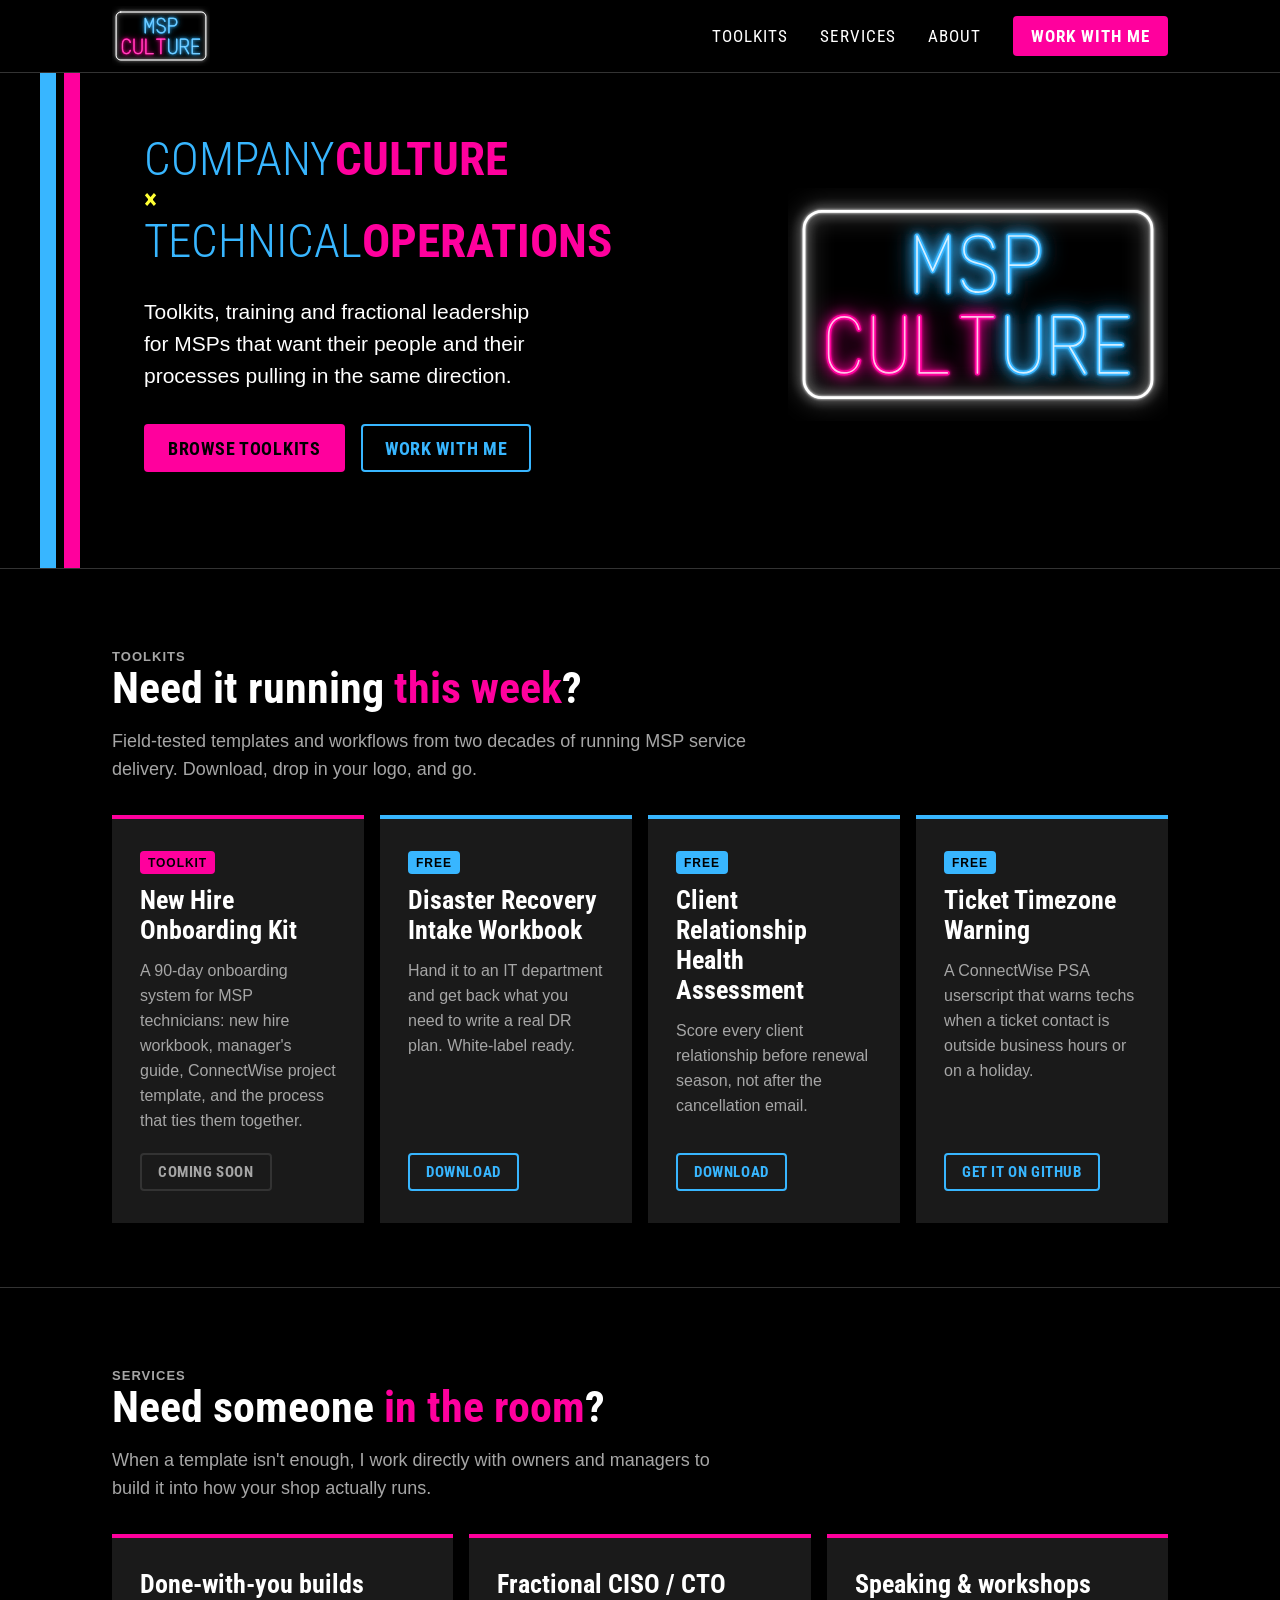
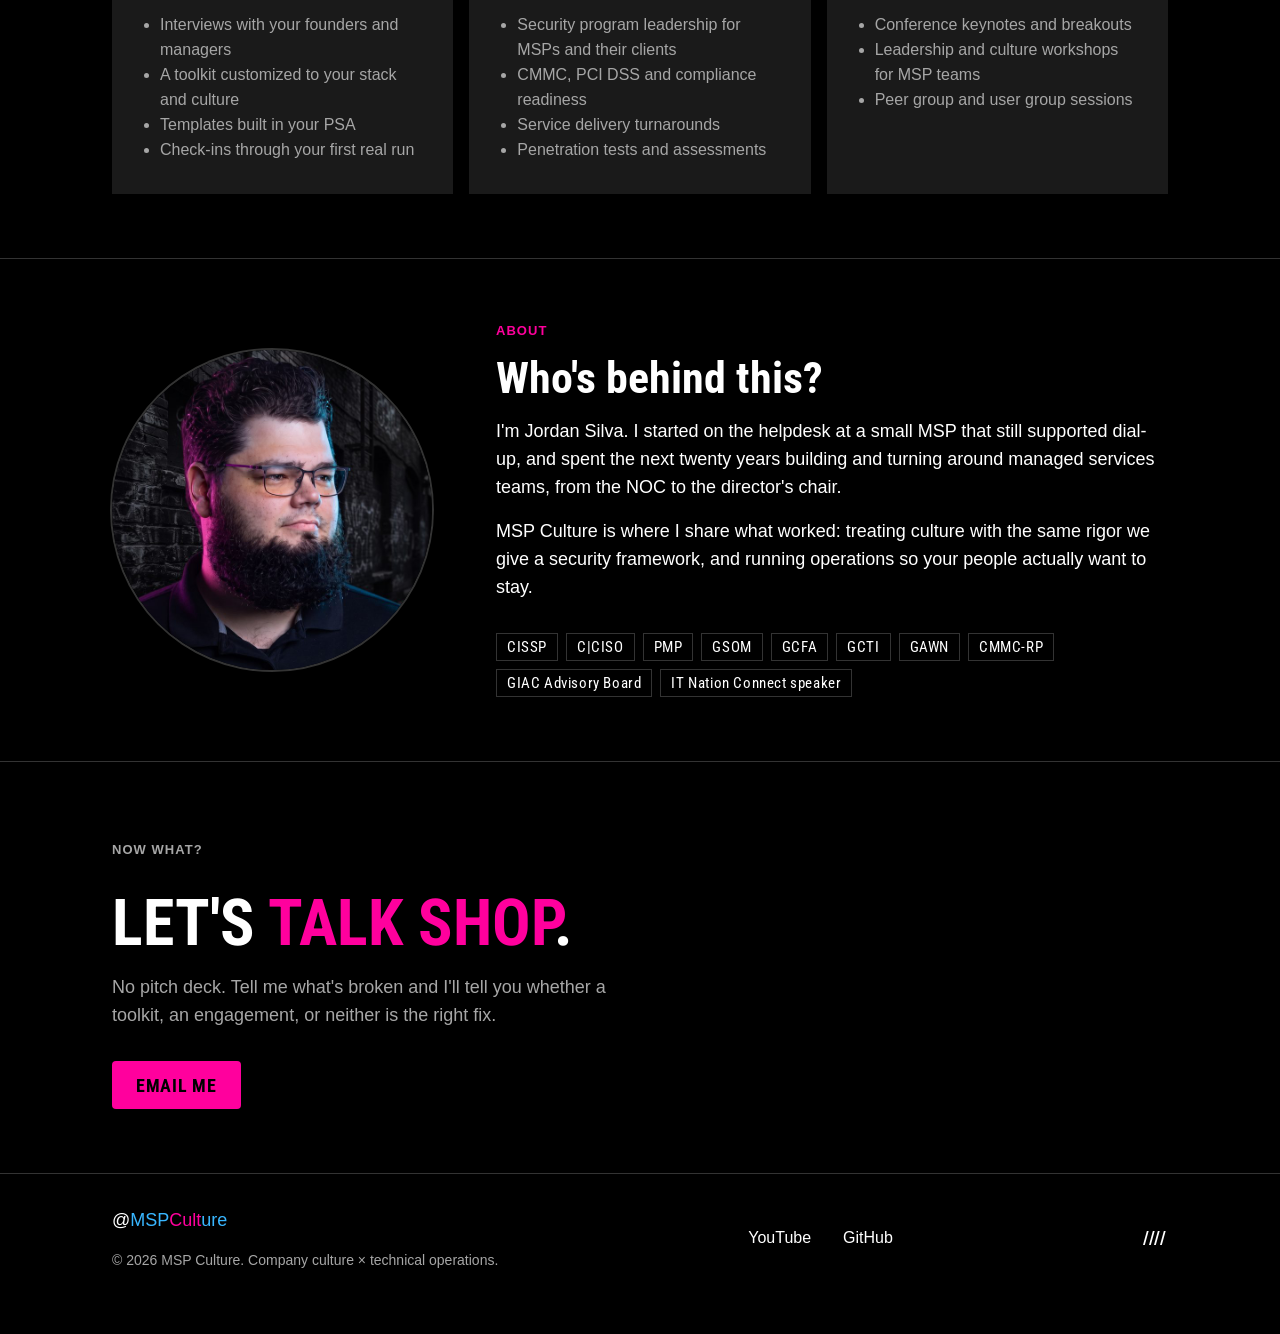
<file: index.html>
<!doctype html>
<html lang="en">
<head>
<meta charset="utf-8">
<meta name="viewport" content="width=device-width, initial-scale=1">
<title>MSP Culture</title>
<meta name="description" content="Toolkits, training and fractional leadership for MSPs. Company culture × technical operations, from Jordan Silva.">
<meta property="og:title" content="MSP Culture">
<meta property="og:description" content="Toolkits, training and fractional leadership for MSPs. Company culture × technical operations.">
<meta property="og:image" content="https://mspculture.com/assets/og-image.jpg">
<meta property="og:url" content="https://mspculture.com/">
<meta name="twitter:card" content="summary_large_image">
<link rel="icon" href="assets/avatar.svg" type="image/svg+xml">
<link rel="preconnect" href="https://fonts.googleapis.com">
<link rel="preconnect" href="https://fonts.gstatic.com" crossorigin>
<link href="https://fonts.googleapis.com/css2?family=Roboto+Condensed:wght@300;400;700&display=swap" rel="stylesheet">
<style>
:root{
  --ground:#000;--surface-raised:#1a1a1a;--hairline:#333;
  --ink:#fff;--ink-muted:#a6a6a6;
  --cyan:#38b6ff;--magenta:#ff009d;--yellow:#ffff33;--on-accent:#000;
  --font-display:"Roboto Condensed","Arial Narrow",sans-serif;
  --font-sans:Aptos,Arial,Helvetica,sans-serif;
  --s1:8px;--s2:16px;--s4:32px;--s8:64px;
  --max:1120px;
  color-scheme:dark;
}
*{box-sizing:border-box}
html{scroll-behavior:smooth}
body{margin:0;background:var(--ground);color:var(--ink);font-family:var(--font-sans);font-size:18px;line-height:28px;-webkit-font-smoothing:antialiased}
img{max-width:100%;display:block}
a{color:var(--cyan)}
a:focus-visible,button:focus-visible{outline:2px solid var(--yellow);outline-offset:3px}
.wrap{max-width:var(--max);margin:0 auto;padding:0 var(--s4)}
.label{font-family:var(--font-sans);font-size:13px;line-height:16px;font-weight:700;letter-spacing:.08em;text-transform:uppercase;color:var(--magenta);margin:0 0 var(--s2)}
h1,h2,h3{font-family:var(--font-display);margin:0}
h2{font-size:44px;line-height:1.05;font-weight:700}
h3{font-size:26px;line-height:1.15;font-weight:700}
.muted{color:var(--ink-muted)}
.em{color:var(--magenta)}

/* buttons */
.btn{display:inline-block;font-family:var(--font-display);font-weight:700;font-size:18px;letter-spacing:.04em;text-transform:uppercase;text-decoration:none;padding:14px 22px 12px;border-radius:4px;border:2px solid transparent;line-height:1}
.btn-primary{background:var(--magenta);color:var(--on-accent)}
.btn-primary:hover{background:#ff3db3}
.btn-ghost{border-color:var(--cyan);color:var(--cyan)}
.btn-ghost:hover{background:var(--cyan);color:var(--on-accent)}
.btn-sm{font-size:15px;padding:10px 16px 9px}

/* header */
header{position:sticky;top:0;z-index:10;background:rgba(0,0,0,.92);backdrop-filter:blur(6px);border-bottom:1px solid var(--hairline)}
.nav{display:flex;align-items:center;justify-content:space-between;gap:var(--s2);height:72px}
.nav-logo img{height:60px;width:auto}
.nav ul{display:flex;gap:var(--s4);list-style:none;margin:0;padding:0;align-items:center}
.nav ul a{color:var(--ink);text-decoration:none;font-family:var(--font-display);font-size:17px;letter-spacing:.06em;text-transform:uppercase}
.nav ul a:hover{color:var(--cyan)}

/* hero */
.hero{position:relative;overflow:hidden;padding:var(--s8) 0 calc(var(--s8) + var(--s4))}
.stripes{position:absolute;top:0;bottom:0;left:max(16px,calc((100vw - var(--max))/2 - 40px));width:40px;pointer-events:none}
.stripes i{position:absolute;top:0;bottom:0;width:var(--s2)}
.stripes i:first-child{left:0;background:var(--cyan)}
.stripes i:last-child{left:24px;background:var(--magenta)}
.hero-grid{display:grid;grid-template-columns:minmax(0,1fr) minmax(0,380px);gap:var(--s8);align-items:center;padding-left:var(--s8)}
.lockup{font-family:var(--font-display);text-transform:uppercase;font-size:clamp(26px,3.7vw,54px);line-height:.95;margin:0}
.lockup .l{font-weight:300;color:var(--cyan)}
.lockup .b{font-weight:700;color:var(--magenta)}
.lockup .x{display:block;color:var(--yellow);font-weight:700;font-size:.6em;line-height:1.3}
.hero p.lead{font-size:21px;line-height:32px;max-width:34ch;margin:var(--s4) 0}
.cta-row{display:flex;flex-wrap:wrap;gap:var(--s2)}
.hero-logo{width:100%;height:auto;max-width:380px;margin-left:auto}

/* sections */
section{padding:var(--s8) 0;border-top:1px solid var(--hairline)}
.sec-head{max-width:640px;margin-bottom:var(--s4)}
.sec-head p{margin:var(--s2) 0 0;color:var(--ink-muted)}

/* cards */
.grid{display:grid;grid-template-columns:repeat(auto-fill,minmax(250px,1fr));gap:var(--s2)}
.card{background:var(--surface-raised);padding:var(--s4) 28px;display:flex;flex-direction:column;gap:12px;border-top:4px solid var(--cyan)}
.card.paid{border-top-color:var(--magenta)}
.card p{margin:0;color:var(--ink-muted);font-size:16px;line-height:25px;flex:1}
.tag{align-self:flex-start;font-size:12px;line-height:1;font-weight:700;letter-spacing:.08em;text-transform:uppercase;padding:6px 8px 5px;border-radius:4px;background:var(--cyan);color:var(--on-accent)}
.paid .tag{background:var(--magenta)}
.card .btn{align-self:flex-start;margin-top:8px}

/* services */
.svc{display:grid;grid-template-columns:repeat(3,1fr);gap:var(--s2)}
.svc .card{border-top-color:var(--magenta)}
.svc ul{margin:0;padding-left:20px;color:var(--ink-muted);font-size:16px;line-height:25px;flex:1}

/* about */
.about{display:grid;grid-template-columns:320px 1fr;gap:var(--s8);align-items:center}
.headshot{width:100%;height:auto;aspect-ratio:1;border-radius:50%;object-fit:cover;box-shadow:0 0 0 2px var(--hairline)}
.about p{margin:0 0 var(--s2)}
.creds{display:flex;flex-wrap:wrap;gap:var(--s1);list-style:none;padding:0;margin:var(--s4) 0 0}
.creds li{font-family:var(--font-display);font-size:15px;letter-spacing:.04em;border:1px solid var(--hairline);padding:6px 10px 5px;line-height:1}

/* closing */
.closing{text-align:left}
.closing h2{font-size:clamp(40px,6vw,64px);text-transform:uppercase}
.closing p{max-width:52ch;color:var(--ink-muted);margin:var(--s2) 0 var(--s4)}

/* footer */
footer{border-top:1px solid var(--hairline);padding:var(--s4) 0 var(--s8)}
.foot{display:flex;flex-wrap:wrap;justify-content:space-between;align-items:center;gap:var(--s4)}
.handle{font-size:18px;color:var(--ink)}
.handle .c{color:var(--cyan)}.handle .m{color:var(--magenta)}
.foot nav{display:flex;gap:var(--s4);flex-wrap:wrap}
.foot nav a{color:var(--ink);text-decoration:none;font-size:16px}
.foot nav a:hover{color:var(--cyan)}
.slashes{font-family:var(--font-display);font-weight:700;letter-spacing:.1em;color:var(--ink)}
.copy{font-size:14px;line-height:20px;color:var(--ink-muted);margin-top:var(--s2)}

@media (max-width:900px){
  .hero-grid{grid-template-columns:minmax(0,1fr);gap:var(--s4)}
  .lockup{font-size:clamp(26px,7.2vw,60px)}
  .hero-logo{margin:0;max-width:300px;order:-1}
  .svc{grid-template-columns:1fr}
  .about{grid-template-columns:1fr;gap:var(--s4)}
  .headshot{max-width:260px}
  .nav ul li:not(:last-child){display:none}
}
@media (max-width:600px){
  .wrap{padding:0 var(--s2)}
  .hero{padding:var(--s4) 0 var(--s8)}
  .hero-grid{padding-left:52px}
  .stripes{left:12px;width:32px}
  .stripes i{width:10px}.stripes i:last-child{left:16px}
  h2{font-size:34px}
  .hero p.lead{font-size:19px;line-height:29px}
  .nav-logo img{height:40px}
}
@media (prefers-reduced-motion:reduce){html{scroll-behavior:auto}}
</style>
</head>
<body>

<header>
  <div class="wrap nav">
    <a class="nav-logo" href="#top" aria-label="MSP Culture home"><img src="assets/logo-neon.svg" alt="MSP Culture" width="79" height="48"></a>
    <nav aria-label="Main">
      <ul>
        <li><a href="#toolkits">Toolkits</a></li>
        <li><a href="#services">Services</a></li>
        <li><a href="#about">About</a></li>
        <li><a class="btn btn-primary btn-sm" href="#work-with-me">Work with me</a></li>
      </ul>
    </nav>
  </div>
</header>

<main id="top">

  <div class="hero">
    <div class="stripes" aria-hidden="true"><i></i><i></i></div>
    <div class="wrap hero-grid">
      <div>
        <h1 class="lockup">
          <span class="l">Company</span><span class="b">Culture</span>
          <span class="x" aria-label="times">×</span>
          <span class="l">Technical</span><span class="b">Operations</span>
        </h1>
        <p class="lead">Toolkits, training and fractional leadership for MSPs that want their people and their processes pulling in the same direction.</p>
        <div class="cta-row">
          <a class="btn btn-primary" href="#toolkits">Browse toolkits</a>
          <a class="btn btn-ghost" href="#services">Work with me</a>
        </div>
      </div>
      <img class="hero-logo" src="assets/logo-neon.svg" alt="" width="720" height="440">
    </div>
  </div>

  <section id="toolkits">
    <div class="wrap">
      <div class="sec-head">
        <p class="label">Toolkits</p>
        <h2>Need it running <span class="em">this week</span>?</h2>
        <p>Field-tested templates and workflows from two decades of running MSP service delivery. Download, drop in your logo, and go.</p>
      </div>
      <div class="grid">
        <article class="card paid">
          <span class="tag">Toolkit</span>
          <h3>New Hire Onboarding Kit</h3>
          <p>A 90-day onboarding system for MSP technicians: new hire workbook, manager's guide, ConnectWise project template, and the process that ties them together.</p>
          <span class="btn btn-ghost btn-sm" style="border-color:var(--hairline);color:var(--ink-muted)">Coming soon</span>
        </article>
        <article class="card">
          <span class="tag">Free</span>
          <h3>Disaster Recovery Intake Workbook</h3>
          <p>Hand it to an IT department and get back what you need to write a real DR plan. White-label ready.</p>
          <a class="btn btn-ghost btn-sm" href="https://github.com/MSPCulture/msp-culture">Download</a>
        </article>
        <article class="card">
          <span class="tag">Free</span>
          <h3>Client Relationship Health Assessment</h3>
          <p>Score every client relationship before renewal season, not after the cancellation email.</p>
          <a class="btn btn-ghost btn-sm" href="https://github.com/MSPCulture/msp-culture">Download</a>
        </article>
        <article class="card">
          <span class="tag">Free</span>
          <h3>Ticket Timezone Warning</h3>
          <p>A ConnectWise PSA userscript that warns techs when a ticket contact is outside business hours or on a holiday.</p>
          <a class="btn btn-ghost btn-sm" href="https://github.com/MSPCulture/msp-culture">Get it on GitHub</a>
        </article>
      </div>
    </div>
  </section>

  <section id="services">
    <div class="wrap">
      <div class="sec-head">
        <p class="label">Services</p>
        <h2>Need someone <span class="em">in the room</span>?</h2>
        <p>When a template isn't enough, I work directly with owners and managers to build it into how your shop actually runs.</p>
      </div>
      <div class="svc">
        <article class="card">
          <h3>Done-with-you builds</h3>
          <ul>
            <li>Interviews with your founders and managers</li>
            <li>A toolkit customized to your stack and culture</li>
            <li>Templates built in your PSA</li>
            <li>Check-ins through your first real run</li>
          </ul>
        </article>
        <article class="card">
          <h3>Fractional CISO / CTO</h3>
          <ul>
            <li>Security program leadership for MSPs and their clients</li>
            <li>CMMC, PCI DSS and compliance readiness</li>
            <li>Service delivery turnarounds</li>
            <li>Penetration tests and assessments</li>
          </ul>
        </article>
        <article class="card">
          <h3>Speaking &amp; workshops</h3>
          <ul>
            <li>Conference keynotes and breakouts</li>
            <li>Leadership and culture workshops for MSP teams</li>
            <li>Peer group and user group sessions</li>
          </ul>
        </article>
      </div>
    </div>
  </section>

  <section id="about">
    <div class="wrap about">
      <img class="headshot" src="assets/jordan-silva.jpg" alt="Jordan Silva" width="720" height="720">
      <div>
        <p class="label">About</p>
        <h2>Who's behind this?</h2>
        <p style="margin-top:var(--s2)">I'm Jordan Silva. I started on the helpdesk at a small MSP that still supported dial-up, and spent the next twenty years building and turning around managed services teams, from the NOC to the director's chair.</p>
        <p>MSP Culture is where I share what worked: treating culture with the same rigor we give a security framework, and running operations so your people actually want to stay.</p>
        <ul class="creds" aria-label="Credentials">
          <li>CISSP</li><li>C|CISO</li><li>PMP</li><li>GSOM</li><li>GCFA</li><li>GCTI</li><li>GAWN</li><li>CMMC-RP</li><li>GIAC Advisory Board</li><li>IT Nation Connect speaker</li>
        </ul>
      </div>
    </div>
  </section>

  <section id="work-with-me">
    <div class="wrap closing">
      <p class="label">Now what?</p>
      <h2>Let's <span class="em">talk shop</span>.</h2>
      <p>No pitch deck. Tell me what's broken and I'll tell you whether a toolkit, an engagement, or neither is the right fix.</p>
      <div class="cta-row">
        <a class="btn btn-primary" href="mailto:jordan@mspculture.com">Email me</a>
      </div>
    </div>
  </section>

</main>

<footer>
  <div class="wrap">
    <div class="foot">
      <div>
        <div class="handle">@<span class="c">MSP</span><span class="m">Cult</span><span class="c">ure</span></div>
        <div class="copy">© 2026 MSP Culture. Company culture × technical operations.</div>
      </div>
      <nav aria-label="Social">
        <a href="https://www.youtube.com/@mspculture">YouTube</a>
        <a href="https://github.com/MSPCulture">GitHub</a>
      </nav>
      <div class="slashes" aria-hidden="true">////</div>
    </div>
  </div>
</footer>

</body>
</html>
</file>
